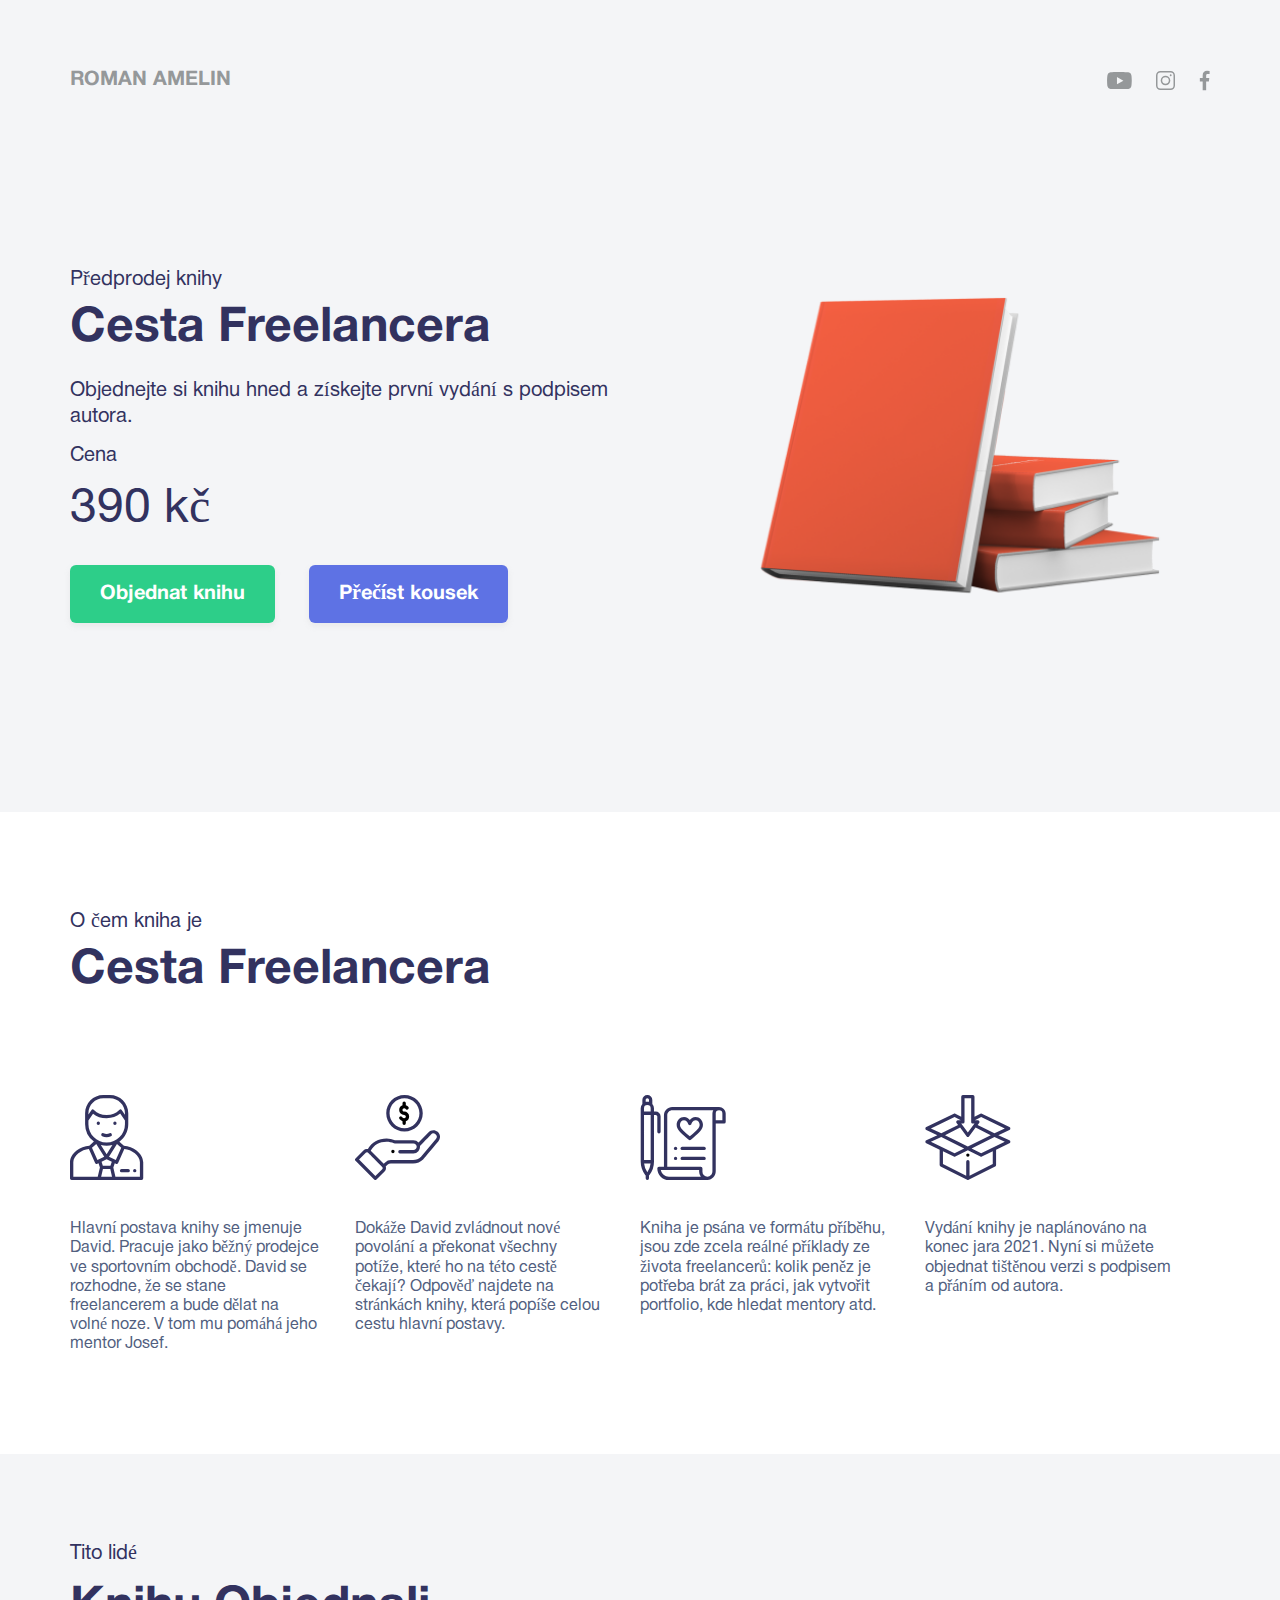
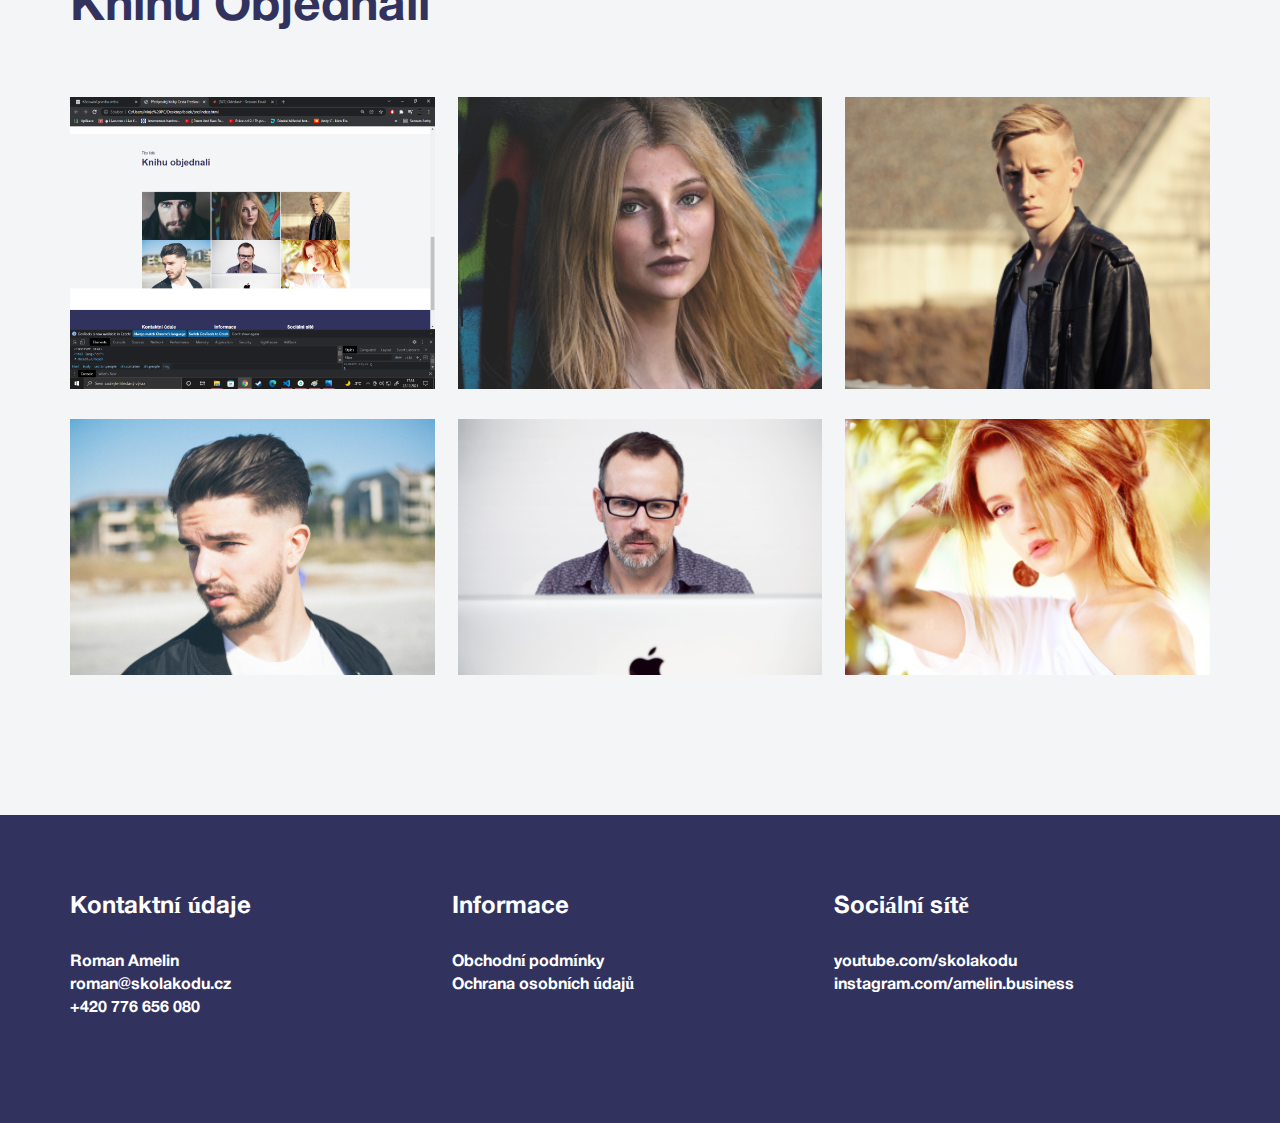
<file: book/index.html>
<!DOCTYPE html>
<html lang="en">
<head>
    <meta charset="UTF-8">
    <meta http-equiv="X-UA-Compatible" content="IE=edge">
    <meta name="viewport" content="width=device-width, initial-scale=1.0">
    <title>Předprodej Knihy Cesta Freelancera</title>
    <link rel="stylesheet" href="css/reset.css">
    <link rel="stylesheet" href="css/style.css">
</head>
<body>

    <!-- Hlavní blok -->
    <header class="top-header">
        <div class="container">
            <div class="navbar">
                <span class="logo">Roman Amelin</span>
                <div class="socials">
                    <a href="#">
                        <img src="img/youtube.svg" alt="Youtube">
                    </a>
                    <a href="#">
                        <img src="img/instagram.svg" alt="Instagram">
                    </a>
                    <a href="#">
                        <img src="img/facebook.svg" alt="Facebook"></a>
                </div>
            </div>
            <div class="main">
                <div class="main-text">
                    <span class="subtitle">Předprodej knihy</span>
                    <h1 class="title">Cesta Freelancera</h1>
                    <p class="desc">Objednejte si knihu hned a získejte první vydání s podpisem autora.</p>
                    <span class="price-tag">Cena</span>
                    <strong class="price">390 kč</strong>
                    <div class="buttons">
                        <a href="#" class="btn green">Objednat knihu</a>
                        <a href="#" class="btn blue">Přečíst kousek</a>
                    </div>
                </div>
                <div class="main-image">
                    <img src="img/book.png" alt="Book">
                </div>
            </div>

        </div>
    </header>


    <!-- O knize -->
    <section class="about">
        <div class="container">
            <span class="about-subheadline">O čem kniha je</span>
            <h2 class="about-headline">Cesta Freelancera</h2>
            <div class="about-wrap">
                <div class="about-item">
                    <img src="img/1.svg" alt="Clovek">
                    <span>Hlavní postava knihy se jmenuje David. Pracuje jako běžný prodejce ve sportovním obchodě. David se rozhodne, že se stane freelancerem a bude dělat na volné noze. V tom mu pomáhá jeho mentor Josef.</span>

                </div>
                <div class="about-item">
                    <img src="img/2.svg" alt="Ruka">
                    <span>Dokáže David zvládnout nové povolání a překonat všechny potíže, které ho na této cestě čekají? Odpověď najdete na stránkách knihy, která popíše celou cestu hlavní postavy.</span>
                    
                </div>
                <div class="about-item">
                    <img src="img/3.svg" alt="Format">
                    <span>Kniha je psána ve formátu příběhu, jsou zde zcela reálné příklady ze života freelancerů: kolik peněz je potřeba brát za práci, jak vytvořit portfolio, kde hledat mentory atd.</span>
                    
                </div>
                <div class="about-item">
                    <img src="img/4.svg" alt="Vydani">
                    <span>Vydání knihy je naplánováno na konec jara 2021. Nyní si můžete objednat tištěnou verzi s podpisem a přáním od autora.</span>
                    
                </div>
            </div>
        </div>
    </section>



    <!-- Knihu si objednali -->
    <section class="people">
        <div class="container">
            <span class="people-subheadline">Tito lidé</span>
            <h2 class="people-headline">Knihu Objednali</h2>
            <div class="people-wrap">
                <div class="people-block">
                    <img src="img/problem.jpg" alt="1">
                </div>
                <div class="people-block">
                    <img src="img/b.png" alt="2">
                </div>
                <div class="people-block">
                    <img src="img/c.png" alt="3">
                </div>
                <div class="people-block">
                    <img src="img/d.png" alt="4">
                </div>
                <div class="people-block">
                    <img src="img/e.png" alt="5">
                </div>
                <div class="people-block">
                    <img src="img/f.png" alt="6">
                </div>
            </div>
        </div>
    </section>




    <!-- Footer -->
    <footer class="footer">
        <div class="container">
                <div class="footer-wrap">
                    <div class="footer-block">
                        <h3 class="footer-header">Kontaktní údaje</h3>
                        <p class="footer-name">Roman Amelin</p>
                        <a href="mailto:roman@skolakodu.cz" class="footer-link">roman@skolakodu.cz</a>
                        <a href="tel:+420776656080" class="footer-link">+420 776 656 080</a>
                    </div>
        
                    <div class="footer-block">
                        <h3 class="footer-header">Informace</h3>
                        <a href="#" class="footer-link">Obchodní podmínky</a>
                        <a href="#" class="footer-link">Ochrana osobních údajů</a>
                    </div>
        
                    <div class="footer-block">
                        <h3 class="footer-header">Sociální sítě</h3>
                        <a href="https://www.youtube.com/skolakodu" class="footer-link">youtube.com/skolakodu</a>
                        <a href="https://www.instagram.com/amelin.business" class="footer-link">instagram.com/amelin.business</a>
                    </div>
                </div>
        </div>
    </footer>
</body>
</html>
</file>
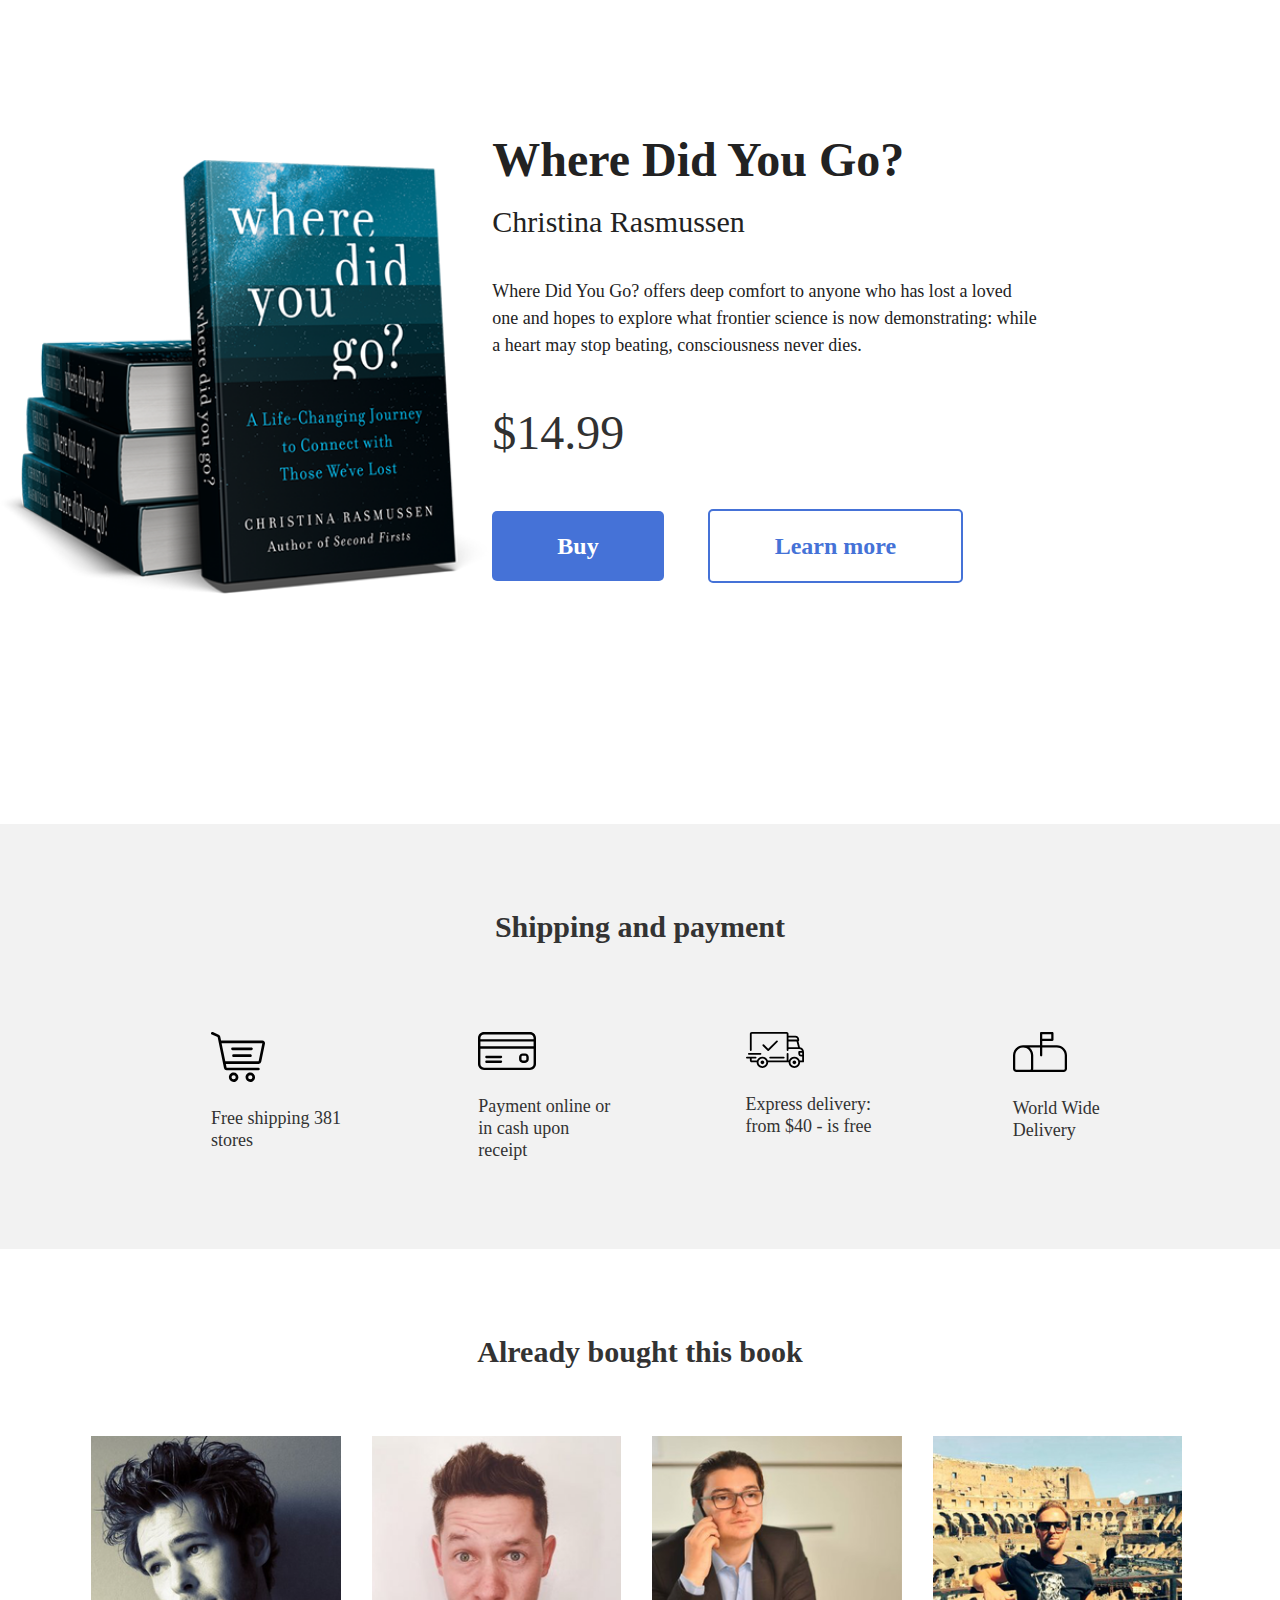
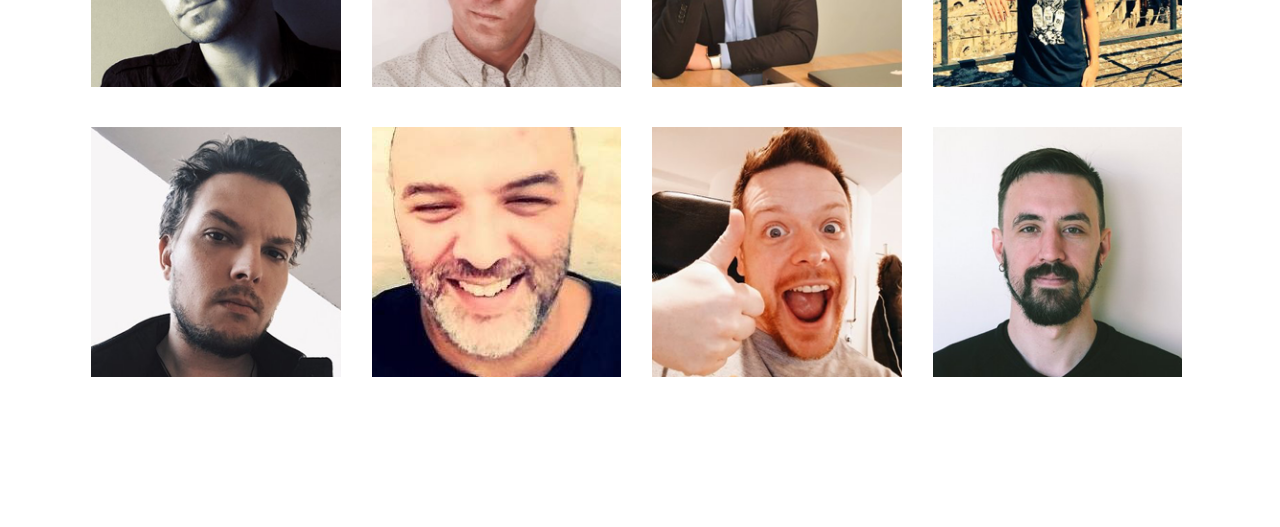
<file: book2/index.html>
<!DOCTYPE html>
<html lang="en">
<head>
    <meta charset="UTF-8">
    <meta http-equiv="X-UA-Compatible" content="IE=edge">
    <meta name="viewport" content="width=device-width, initial-scale=1.0">
    <title>Book 2 DÚ</title>
    <link rel="stylesheet" href="css/reset.css">
    <link rel="stylesheet" href="css/style.css">
</head>
<body>
        <!--Hlavní blok  -->

<header class="top-header">
    <div class="container">
        <div class="main">
            <div class="main-image">
                <img src="./img/book.png" alt="book">
            </div>
            <div class="main-text">
                <h1 class="title">Where Did You Go?</h1>
                <span class="author">Christina Rasmussen</span>
                <p class="desc">Where Did You Go? offers deep comfort to anyone who has lost a loved one and hopes to explore what frontier science is now demonstrating: while a heart may stop beating, consciousness never dies.</p>
                <strong class="price">$14.99</strong>
                <div class="buttons">
                    <a href="#" class="btn blue">Buy</a>
                    <a href="#" class="btn white">Learn more</a>
                </div>

        
            </div>
         </div>
    </div>
</header>


    <!-- Doprava  -->

    <section class="shipping">
        <div class="container">
            <h2 class="shipping-headline">Shipping and payment</h2>
            <div class="shipping-wrap">
                <div class="shipping-item">
                    <img src="./img/Shopping_cart.svg" alt="Nakupni kosik">
                    <span>Free shipping 381 stores</span>
                </div>
                <div class="shipping-item">
                    <img src="./img/Credit_card.svg" alt="Kreditni karta">
                    <span>Payment online or in cash upon receipt</span>
                </div>
                <div class="shipping-item">
                    <img src="./img/Shipped_copy.svg" alt="Dopravce">
                    <span>Express delivery: from $40 - is free</span>
                </div>
                <div class="shipping-item">
                    <img src="./img/Mailbox.svg" alt="Doprava">
                    <span>World Wide Delivery</span>
                </div>
            </div>
        </div>

    </section>

    <!-- Lidé -->

    <section class="people">
        <div class="container">
            <h3 class="people-headline">Already bought this book</h3>
            <div class="people-wrap">
                <div class="people-block">
                    <img src="./img/1.png" alt="1">
                </div>
                <div class="people-block">
                    <img src="img/2.png" alt="2">
                </div>
                <div class="people-block">
                    <img src="img/3.png" alt="3">
                </div>
                <div class="people-block">
                    <img src="img/4.png" alt="4">
                </div>
                <div class="people-block">
                    <img src="img/8.png" alt="5">
                </div>
                <div class="people-block">
                    <img src="img/7.png" alt="6">
                </div>
                <div class="people-block">
                    <img src="img/6.png" alt="7">
                </div>
                <div class="people-block">
                    <img src="img/5.png" alt="8">
                </div>

            </div>
        </div>

    </section>    
    
</body>
</html>
</file>
<file: book/css/style.css>
@font-face {
    font-family: 'HelveticaNormal';
    src: url('../fonts/HelveticaNormal.eot');
    src: local('0'), url('../fonts/HelveticaNormal.woff') format('woff'), 
        url('../fonts/HelveticaNormal.ttf') format('truetype'), 
        url('../fonts/HelveticaNormal.svg') format('svg');
    font-weight: normal;
    font-style: normal;
}

@font-face {
    font-family: 'HelveticaBold';
    src: url('../fonts/HelveticaBold.eot');
    src: local('0'), url('../fonts/HelveticaBold.woff') format('woff'), 
        url('../fonts/HelveticaBold.ttf') format('truetype'), 
        url('../fonts/HelveticaBold.svg') format('svg');
    font-weight: 700;
    font-style: normal;
}

* {
    box-sizing: border-box;
}

body {
    font-family: 'HelveticaNormal';
}

.container {
    max-width: 1140px;
    width: 96%;
    margin-left: auto;
    margin-right: auto;
}

.navbar {
    display: flex;
    justify-content: space-between;
    margin-bottom: 160px;
}

.logo {
    font-family: 'HelveticaBold';
    color: #95989a;
    font-size: 20px;
    font-weight: 700;
    text-transform: uppercase;
}

.socials a {
    text-decoration: none;
    margin-left: 20px;
}


.top-header {
    padding-top: 70px;
    padding-bottom: 190px;
    background-color: #f4f5f7;
}

.main {
    display: flex;
    justify-content: space-between;
    align-items: center;
}

.main-text {
    width: 50%;
    color: #32325f;
}

.main-image img {
    width: 100%;
}

.main-image {
    width: 50%;
}

.subtitle {
    font-size: 20px;
    font-weight: 400;
    margin-bottom: 15px;
    display: block;
}

.title {
    font-family: 'HelveticaBold';
    font-size: 48px;
    font-weight: 700;
    margin-bottom: 25px;
}

.desc {
    font-size: 20px;
    font-weight: 400;
    margin-bottom: 16px;
    line-height: 26px;
}

.price-tag {
    font-size: 20px;
    font-weight: 400;
    display: block;
    margin-bottom: 20px;
}

.price {
    display: block;
    font-size: 48px;
    font-weight: 400;
    margin-bottom: 50px;
}

.btn {
    font-family: 'HelveticaBold';
    text-decoration: none;
    color: #fff;
    font-size: 20px;
    font-weight: 700;
    padding: 20px 30px;
    box-shadow: 0 3px 6px rgba(173, 173, 173, 0.16);
    border-radius: 6px;
    margin-right: 30px;
}

.green {
    background-color: #2dce89;
}

.blue {
    background-color: #5e72e4;
}

.about {
    padding: 100px 0px;
}

.about-subheadline {
    font-size: 20px;
    font-weight: 400;
    display: block;
    margin-bottom: 15px;
    color: #32325f;
}

.about-headline {
    font-family: 'HelveticaBold';
    font-size: 48px;
    font-weight: 700;
    margin-bottom: 100px;
    color: #32325f;
}

.about-item span {
    display: block;
    color: #525f7f;
    font-size: 16px;
    font-weight: 400;
    margin-right: 35px;
    line-height: 1.2;
}

.about-wrap {
    display: flex;

}

.about-item {
    width: 25%;
}

.about-item img {
    margin-bottom: 40px;
}

.people-subheadline {
    display: block;
    font-size: 20px;
    font-weight: 400;
    color: #32325f;
    margin-bottom: 20px;    
}


.people-headline {
    font-family: 'HelveticaBold';
    display: block;
    font-size: 48px;
    font-weight: 700;
    color: #32325f;
    margin-bottom: 65px;;
    
}


.people {
    display: block;
    background-color: #f4f5f7;
    padding-top: 90px;
    padding-bottom: 110px;
    
}

.people-wrap {
    display: flex;
    flex-wrap: wrap;
    justify-content: space-between;
}

.people-block {
    width: 32%;
    margin-bottom: 30px;

}

.people-block img {
    width: 100%;
    object-fit: cover;
    height: 100%;

}


.footer {
    background-color: #32325f;
    padding-top: 80px;
    padding-bottom: 100px;
}

.footer-wrap {
    display: flex;
    justify-content: space-between
}

.footer-block {
    width: 33%;
}

.footer-name {
    font-family: 'HelveticaBold';
    color: #fff;
    font-size: 16px;
    font-weight: 700;
    margin-bottom: 7px;
}


.footer-header {
    font-family: 'HelveticaBold';
    font-size: 24px;
    font-weight: 700;
    color: #fff;
    margin-bottom: 35px;

    
}

.footer-link {
    font-family: 'HelveticaBold';
    text-decoration: none;
    color: #fff;
    display: block;
    font-size: 16px;
    font-weight: 700;
    margin-bottom: 7px;
}

@media (max-width: 1024px) {

    .buttons {
        align-items: flex-start;
        display: flex;
        flex-direction: column;
    }



    .btn  {
        text-align: center;
        max-width: 250px;
        display: inline-block;
        width: 100%;
        margin-top: 10px;

    }
    

}

@media (max-width: 768px) {

    .main-image, .main-text {
        width: 100%;
    }

    .main-text {
        order: 1;
        margin-top: 40px;
    }

    .main {
        flex-direction: column;
    }

    .navbar {
        margin-bottom: 100px;

    }

    .top-header {
        padding-bottom: 100px;

    }

    .price {
        margin-bottom: 30px;
    }

    .about-wrap {
        flex-wrap: wrap;
    }

    .about-item {
        width: 50%;
        margin-bottom: 50px;
    }

    .about {
        padding: 80px 0 40px;
    }

    .people-block {
        width: 48%;
    }

    .footer-block{
        width: 50%;
        margin-bottom: 50px;
    }

    .footer-wrap {
      
        flex-wrap: wrap;
    }
}

@media (max-width: 580px) {
    
    .about-item {
        width: 100%;
    }

    .about-headline {
        margin-bottom: 50px;
    }

    .people-headline {
        margin-bottom: 30px;
    }
  
    .footer-block{
        width: 100%;
    }
    
    .footer {
        padding-bottom: 0;
    }
}
</file>
<file: book2/css/style.css>
* {
    box-sizing: border-box;
}
.body {
    font-family: Tahoma;
}

.container {
    max-width: 1366px;
    margin-left: auto;
    margin-right: auto;
}

.top-header {
    margin-bottom: 230px;
    
}

.main {
    display: flex;
    justify-content: space-between;
}

.main-text {
    width: 80%;
}

.main-image {
    margin-top: 160px;
    width: 50%;
}

.main-image img {
    width: 100%;
}
.title {
    font-size: 48px;
    font-weight: 700;
    margin-bottom: 23px;
    display: block;
    padding-top: 136px;
}

.author {
    font-size: 30px;
    font-weight: 400;
    margin-bottom: 41px;
    display: block;

}

.desc {
    font-size: 18px;
    font-weight: 400;
    margin-bottom: 50px;
    line-height: 27px;
    margin-right: 243px;
}

.price {
    display: block;
    font-size: 48px;
    font-weight: 400;
    color: #313131;
    margin-bottom: 77px;
}

.btn {
    text-decoration: none;
    color: #fff;
    font-size: 24px;
    font-weight: 700;
    padding: 22px 65px;
    border-radius: 5px;
    margin-right: 40px;
    

}

.blue {
    background-color: #4572d7;
}

.white {
    border: 2px solid #4572d7;
    color: #4572d7
}

.shipping {
    padding: 88px 0;
    background-color: #f2f2f2;
}

.shipping-headline {
    font-size: 30px;
    font-weight: 700;
    color: #333333;
    margin-bottom: 90px;
    text-align: center;
}

.shipping-item span {
    display: block;
    font-size: 18px;
    font-weight: 400;
    color: #333333;
    margin-right: 134px;
    line-height: 22px;
    margin-top: px;
  
    
}

.shipping-wrap {
    display: flex;
    margin-left: 211px;

}

.shipping-item {
    width: 25%;
    
}

.shipping-item img {
    margin-bottom: 25px;
}

.people {
    padding-top: 88px;
    padding-bottom: 110px;
}

.people-headline {
    font-size: 30px;
    font-weight: 700;
    color: #333333;
    margin-bottom: 69px;
    text-align: center;
}

.people-wrap {
    display: flex;
    flex-wrap: wrap;
    padding-left: 60px;
}

.people-block {
    width: 23%;
    margin-bottom: 40px;
    
}

.people-block img {
    object-fit: cover;
    width: 100%;
    height: 100%;
    padding-left: 31px;
}

@media (max-width:1024px) {
        .top-header {
            margin-bottom: 140px;
        }

        .main-image {
        width: 100%;
        margin-top: 70px;
       }
    
       .main-text {
        width: 100%;
        
       }

       .title {
           padding-top: 70px;
       }

       .buttons {
        display: flex;
        flex-direction: column;
        align-items: flex-start;
    }
    .btn {
        display: inline-block;
        max-width: 250px;
        width: 100%;
        text-align: center;
        margin-top: 10px;
    }
}


@media (max-width: 768px) {
    .top-header {
        margin-bottom: 70px;
    }

    .main {
        flex-direction: column;
    }

    .main-image {
        margin-top: 70px;
    }

    .main-text {
        padding-left: 40px;
    }

    .title {
        padding-top: 90px;
    }

    .desc {
        margin-bottom: 20px;
    }

    .price {
        margin-bottom: 30px;
    }


    .shipping-wrap {
        flex-wrap: wrap;
        margin-left: 148px;
    }

    .shipping-item {
        width: 50%;
    }

    .shipping-item img {
        margin-bottom: 20px;
    }

    .shipping-item span {
        margin-bottom: 20px;
    }

    .people {
        padding-bottom: 50px;
    }
    
    .people-wrap {
        padding-left: 67px;
    }

    .people-block {
        width: 45%;
    }

@media (max-width: 580px) {

    .shipping {
        padding: 40px 0 ;
    }

    .shipping-wrap {
        margin-left: 146px;
    }

    .people {
        padding-bottom: 25px;
        padding-top: 40px;
    }

    .people-wrap {
        padding-left: 29px;
    }
}
    
}
</file>
